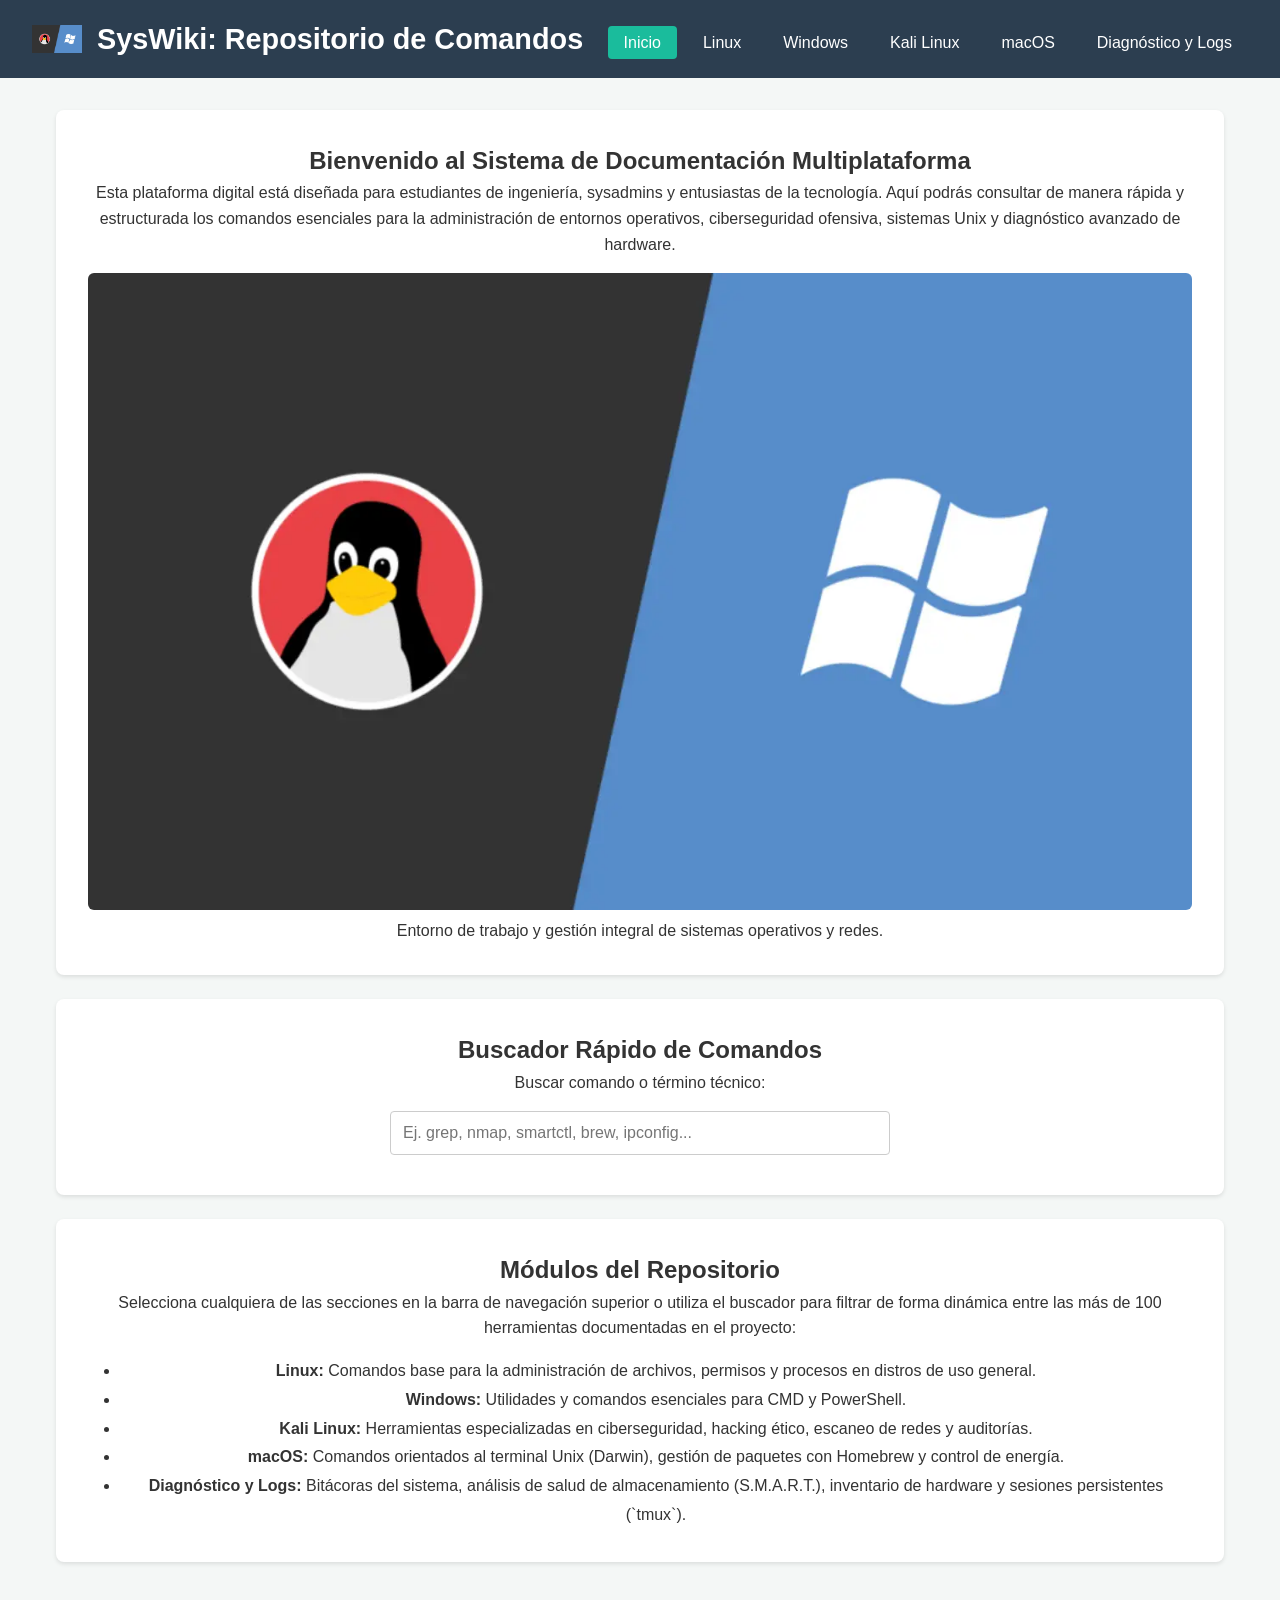
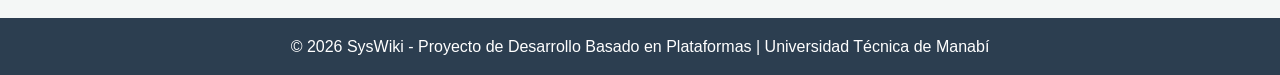
<file: Proyecto_web (1)/Proyecto_web/index.html>
<!DOCTYPE html>
<html lang="es">
<head>
    <meta charset="UTF-8">
    <meta name="viewport" content="width=device-width, initial-scale=1.0">
    <title>SysWiki - Repositorio de Comandos y Sistemas</title>
    <!-- Hoja de estilos externa -->
    <link rel="stylesheet" href="css/styles.css">
    <link rel="icon" href="img/lupa 2.jpg" type="image/jpeg">
</head>
<body>

    <!-- Encabezado principal del sitio -->
    <header>
        <div class="logo-container">
            <img src="img/linuxwindows.webp" alt="Logo SysWiki" class="logo-img">
            <h1>SysWiki: Repositorio de Comandos</h1>
        </div>
        <!-- Barra de navegación semántica actualizada con las 6 vistas del proyecto -->
        <nav>
            <ul>
                <li><a href="index.html" class="active">Inicio</a></li>
                <li><a href="linux.html">Linux</a></li>
                <li><a href="windows.html">Windows</a></li>
                <li><a href="kali.html">Kali Linux</a></li>
                <li><a href="macos.html">macOS</a></li>
                <li><a href="logs.html">Diagnóstico y Logs</a></li>
            </ul>
        </nav>
    </header>

    <!-- Contenido principal de la página de bienvenida -->
    <main>
        <section class="hero-section">
            <h2>Bienvenido al Sistema de Documentación Multiplataforma</h2>
            <p>Esta plataforma digital está diseñada para estudiantes de ingeniería, sysadmins y entusiastas de la tecnología. Aquí podrás consultar de manera rápida y estructurada los comandos esenciales para la administración de entornos operativos, ciberseguridad ofensiva, sistemas Unix y diagnóstico avanzado de hardware.</p>
            
            <!-- Imagen decorativa con su respectivo texto alternativo (Accesibilidad WCAG) -->
            <figure>
                <img src="img/linuxwindows.webp" alt="Vista general del espacio de trabajo técnico y desarrollo de sistemas">
                <figcaption>Entorno de trabajo y gestión integral de sistemas operativos y redes.</figcaption>
            </figure>
        </section>

        <!-- Sección del Formulario interactivo de búsqueda global -->
        <section class="search-section">
            <h2>Buscador Rápido de Comandos</h2>
            <form id="search-form" action="#" method="GET">
                <label for="search-input">Buscar comando o término técnico:</label>
                <div class="search-box">
                    <input type="text" id="search-input" name="q" placeholder="Ej. grep, nmap, smartctl, brew, ipconfig..." required>
                </div>
            </form>
        </section>

        <!-- Sección de acceso directo a los módulos especializados -->
        <section class="table-section">
            <h2>Módulos del Repositorio</h2>
            <p>Selecciona cualquiera de las secciones en la barra de navegación superior o utiliza el buscador para filtrar de forma dinámica entre las más de 100 herramientas documentadas en el proyecto:</p>
            <ul style="list-style-type: disc; margin-left: 2rem; margin-top: 1rem; line-height: 1.8;">
                <li><strong>Linux:</strong> Comandos base para la administración de archivos, permisos y procesos en distros de uso general.</li>
                <li><strong>Windows:</strong> Utilidades y comandos esenciales para CMD y PowerShell.</li>
                <li><strong>Kali Linux:</strong> Herramientas especializadas en ciberseguridad, hacking ético, escaneo de redes y auditorías.</li>
                <li><strong>macOS:</strong> Comandos orientados al terminal Unix (Darwin), gestión de paquetes con Homebrew y control de energía.</li>
                <li><strong>Diagnóstico y Logs:</strong> Bitácoras del sistema, análisis de salud de almacenamiento (S.M.A.R.T.), inventario de hardware y sesiones persistentes (`tmux`).</li>
            </ul>
        </section>
    </main>

    <!-- Pie de página -->
    <footer>
        <p>&copy; 2026 SysWiki - Proyecto de Desarrollo Basado en Plataformas | Universidad Técnica de Manabí</p>
    </footer>

    <!-- Script externo al final del body para una carga fluida -->
    <script src="js/codigo.js"></script>
</body>
</html>
</file>
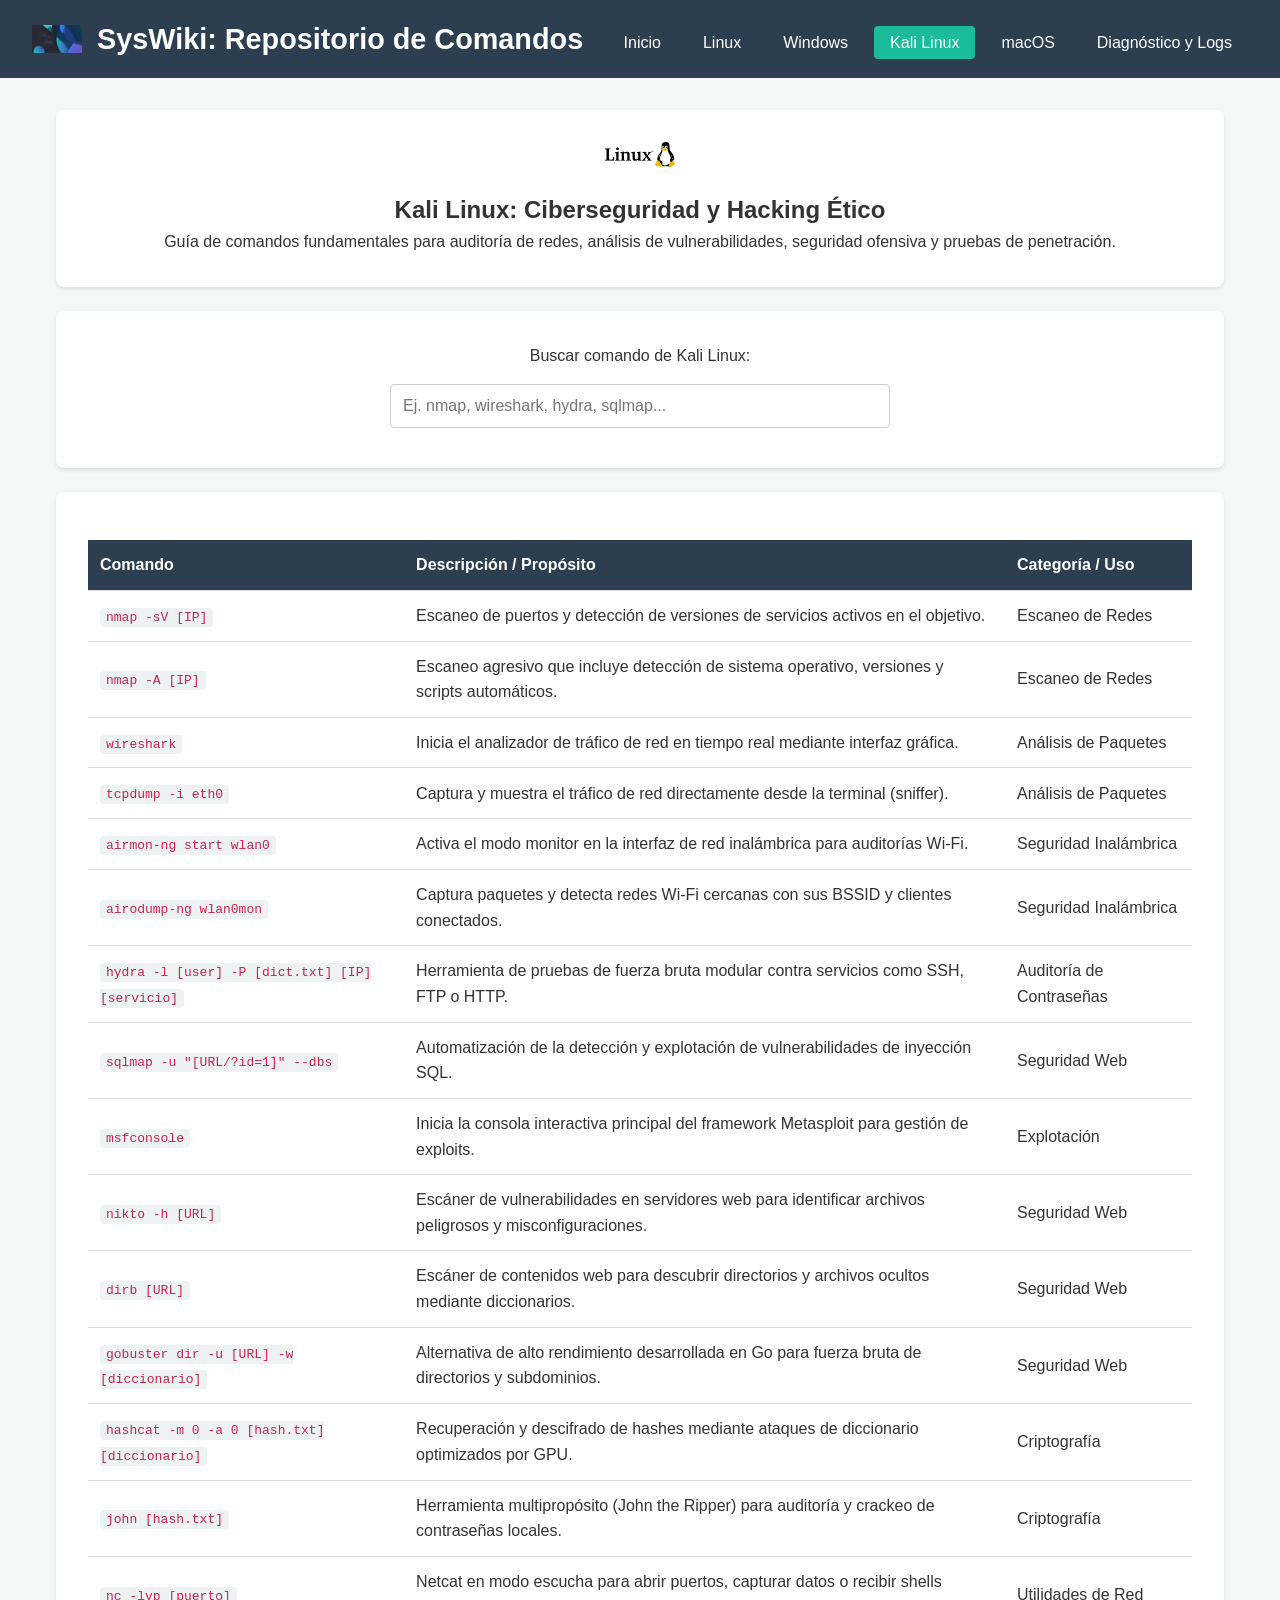
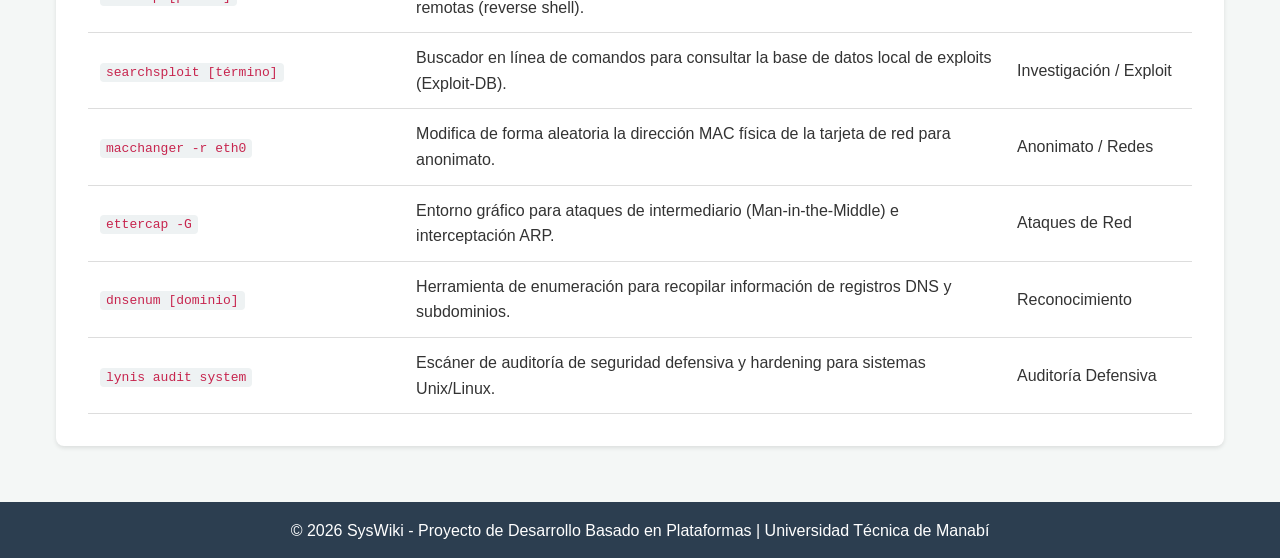
<file: Proyecto_web (1)/Proyecto_web/kali.html>
<!DOCTYPE html>
<html lang="es">
<head>
    <meta charset="UTF-8">
    <meta name="viewport" content="width=device-width, initial-scale=1.0">
    <title>SysWiki - Kali Linux</title>
    <link rel="stylesheet" href="css/styles.css">
    <link rel="icon" href="img/lupa 2.jpg" type="image/jpeg">
</head>
<body>

    <header>
        <div class="logo-container">
            <img src="img/kali Logo.png" alt="Logo SysWiki" class="logo-img">
            <h1>SysWiki: Repositorio de Comandos</h1>
        </div>
        <nav>
            <ul>
                <li><a href="index.html">Inicio</a></li>
                <li><a href="linux.html">Linux</a></li>
                <li><a href="windows.html">Windows</a></li>
                <li><a href="kali.html" class="active">Kali Linux</a></li>
                <li><a href="macos.html">macOS</a></li>
                <li><a href="logs.html">Diagnóstico y Logs</a></li>
            </ul>
        </nav>
    </header>

    <main>
        <section class="hero-section">
            <img src="img/logo linux.png" alt="Logo Kali Linux" class="os-logo">
            <h2>Kali Linux: Ciberseguridad y Hacking Ético</h2>
            <p>Guía de comandos fundamentales para auditoría de redes, análisis de vulnerabilidades, seguridad ofensiva y pruebas de penetración.</p>
        </section>

        <section class="search-section">
            <form id="search-form">
                <label for="search-input">Buscar comando de Kali Linux:</label>
                <div class="search-box">
                    <input type="text" id="search-input" placeholder="Ej. nmap, wireshark, hydra, sqlmap...">
                </div>
            </form>
        </section>

        <section class="table-section">
            <table class="command-table" id="table-commands">
                <thead>
                    <tr>
                        <th scope="col">Comando</th>
                        <th scope="col">Descripción / Propósito</th>
                        <th scope="col">Categoría / Uso</th>
                    </tr>
                </thead>
                <tbody>
                    <tr>
                        <td><code>nmap -sV [IP]</code></td>
                        <td>Escaneo de puertos y detección de versiones de servicios activos en el objetivo.</td>
                        <td>Escaneo de Redes</td>
                    </tr>
                    <tr>
                        <td><code>nmap -A [IP]</code></td>
                        <td>Escaneo agresivo que incluye detección de sistema operativo, versiones y scripts automáticos.</td>
                        <td>Escaneo de Redes</td>
                    </tr>
                    <tr>
                        <td><code>wireshark</code></td>
                        <td>Inicia el analizador de tráfico de red en tiempo real mediante interfaz gráfica.</td>
                        <td>Análisis de Paquetes</td>
                    </tr>
                    <tr>
                        <td><code>tcpdump -i eth0</code></td>
                        <td>Captura y muestra el tráfico de red directamente desde la terminal (sniffer).</td>
                        <td>Análisis de Paquetes</td>
                    </tr>
                    <tr>
                        <td><code>airmon-ng start wlan0</code></td>
                        <td>Activa el modo monitor en la interfaz de red inalámbrica para auditorías Wi-Fi.</td>
                        <td>Seguridad Inalámbrica</td>
                    </tr>
                    <tr>
                        <td><code>airodump-ng wlan0mon</code></td>
                        <td>Captura paquetes y detecta redes Wi-Fi cercanas con sus BSSID y clientes conectados.</td>
                        <td>Seguridad Inalámbrica</td>
                    </tr>
                    <tr>
                        <td><code>hydra -l [user] -P [dict.txt] [IP] [servicio]</code></td>
                        <td>Herramienta de pruebas de fuerza bruta modular contra servicios como SSH, FTP o HTTP.</td>
                        <td>Auditoría de Contraseñas</td>
                    </tr>
                    <tr>
                        <td><code>sqlmap -u "[URL/?id=1]" --dbs</code></td>
                        <td>Automatización de la detección y explotación de vulnerabilidades de inyección SQL.</td>
                        <td>Seguridad Web</td>
                    </tr>
                    <tr>
                        <td><code>msfconsole</code></td>
                        <td>Inicia la consola interactiva principal del framework Metasploit para gestión de exploits.</td>
                        <td>Explotación</td>
                    </tr>
                    <tr>
                        <td><code>nikto -h [URL]</code></td>
                        <td>Escáner de vulnerabilidades en servidores web para identificar archivos peligrosos y misconfiguraciones.</td>
                        <td>Seguridad Web</td>
                    </tr>
                    <tr>
                        <td><code>dirb [URL]</code></td>
                        <td>Escáner de contenidos web para descubrir directorios y archivos ocultos mediante diccionarios.</td>
                        <td>Seguridad Web</td>
                    </tr>
                    <tr>
                        <td><code>gobuster dir -u [URL] -w [diccionario]</code></td>
                        <td>Alternativa de alto rendimiento desarrollada en Go para fuerza bruta de directorios y subdominios.</td>
                        <td>Seguridad Web</td>
                    </tr>
                    <tr>
                        <td><code>hashcat -m 0 -a 0 [hash.txt] [diccionario]</code></td>
                        <td>Recuperación y descifrado de hashes mediante ataques de diccionario optimizados por GPU.</td>
                        <td>Criptografía</td>
                    </tr>
                    <tr>
                        <td><code>john [hash.txt]</code></td>
                        <td>Herramienta multipropósito (John the Ripper) para auditoría y crackeo de contraseñas locales.</td>
                        <td>Criptografía</td>
                    </tr>
                    <tr>
                        <td><code>nc -lvp [puerto]</code></td>
                        <td>Netcat en modo escucha para abrir puertos, capturar datos o recibir shells remotas (reverse shell).</td>
                        <td>Utilidades de Red</td>
                    </tr>
                    <tr>
                        <td><code>searchsploit [término]</code></td>
                        <td>Buscador en línea de comandos para consultar la base de datos local de exploits (Exploit-DB).</td>
                        <td>Investigación / Exploit</td>
                    </tr>
                    <tr>
                        <td><code>macchanger -r eth0</code></td>
                        <td>Modifica de forma aleatoria la dirección MAC física de la tarjeta de red para anonimato.</td>
                        <td>Anonimato / Redes</td>
                    </tr>
                    <tr>
                        <td><code>ettercap -G</code></td>
                        <td>Entorno gráfico para ataques de intermediario (Man-in-the-Middle) e interceptación ARP.</td>
                        <td>Ataques de Red</td>
                    </tr>
                    <tr>
                        <td><code>dnsenum [dominio]</code></td>
                        <td>Herramienta de enumeración para recopilar información de registros DNS y subdominios.</td>
                        <td>Reconocimiento</td>
                    </tr>
                    <tr>
                        <td><code>lynis audit system</code></td>
                        <td>Escáner de auditoría de seguridad defensiva y hardening para sistemas Unix/Linux.</td>
                        <td>Auditoría Defensiva</td>
                    </tr>
                </tbody>
            </table>
        </section>
    </main>

    <footer>
        <p>&copy; 2026 SysWiki - Proyecto de Desarrollo Basado en Plataformas | Universidad Técnica de Manabí</p>
    </footer>

    <script src="js/codigo.js"></script>
</body>
</html>
</file>
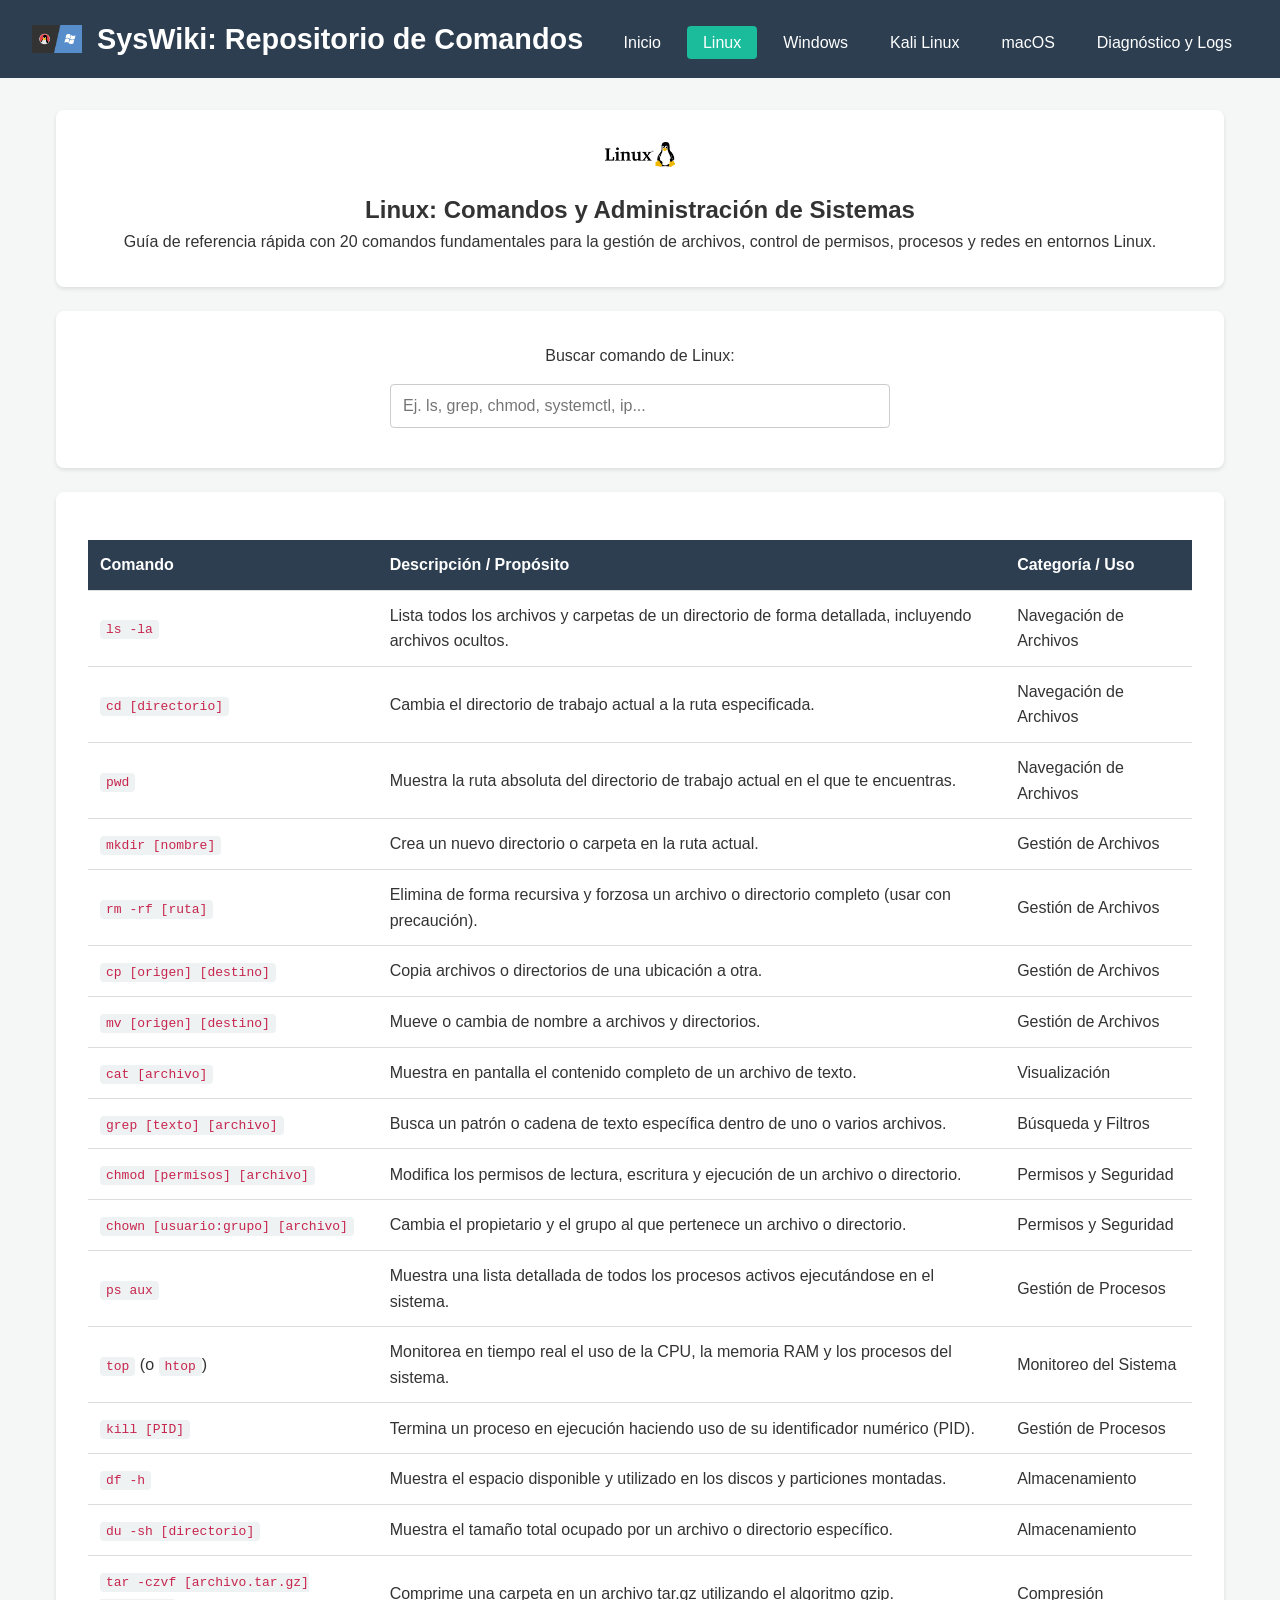
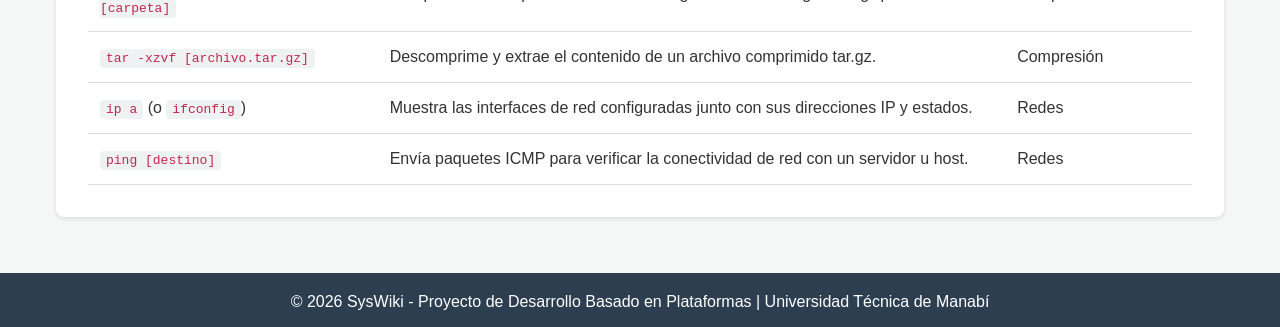
<file: Proyecto_web (1)/Proyecto_web/linux.html>
<!DOCTYPE html>
<html lang="es">
<head>
    <meta charset="UTF-8">
    <meta name="viewport" content="width=device-width, initial-scale=1.0">
    <title>SysWiki - Linux</title>
    <link rel="stylesheet" href="css/styles.css">
    <link rel="icon" href="img/lupa 2.jpg" type="image/jpeg">
</head>
<body>

    <header>
        <div class="logo-container">
            <img src="img/linuxwindows.webp" alt="Logo SysWiki" class="logo-img">
            <h1>SysWiki: Repositorio de Comandos</h1>
        </div>
        <nav>
            <ul>
                <li><a href="index.html">Inicio</a></li>
                <li><a href="linux.html" class="active">Linux</a></li>
                <li><a href="windows.html">Windows</a></li>
                <li><a href="kali.html">Kali Linux</a></li>
                <li><a href="macos.html">macOS</a></li>
                <li><a href="logs.html">Diagnóstico y Logs</a></li>
            </ul>
        </nav>
    </header>

    <main>
        <section class="hero-section">
            <img src="img/logo linux.png" alt="Logo Linux" class="os-logo">
            <h2>Linux: Comandos y Administración de Sistemas</h2>
            <p>Guía de referencia rápida con 20 comandos fundamentales para la gestión de archivos, control de permisos, procesos y redes en entornos Linux.</p>
        </section>

        <section class="search-section">
            <form id="search-form">
                <label for="search-input">Buscar comando de Linux:</label>
                <div class="search-box">
                    <input type="text" id="search-input" placeholder="Ej. ls, grep, chmod, systemctl, ip...">
                </div>
            </form>
        </section>

        <section class="table-section">
            <table class="command-table" id="table-commands">
                <thead>
                    <tr>
                        <th scope="col">Comando</th>
                        <th scope="col">Descripción / Propósito</th>
                        <th scope="col">Categoría / Uso</th>
                    </tr>
                </thead>
                <tbody>
                    <tr>
                        <td><code>ls -la</code></td>
                        <td>Lista todos los archivos y carpetas de un directorio de forma detallada, incluyendo archivos ocultos.</td>
                        <td>Navegación de Archivos</td>
                    </tr>
                    <tr>
                        <td><code>cd [directorio]</code></td>
                        <td>Cambia el directorio de trabajo actual a la ruta especificada.</td>
                        <td>Navegación de Archivos</td>
                    </tr>
                    <tr>
                        <td><code>pwd</code></td>
                        <td>Muestra la ruta absoluta del directorio de trabajo actual en el que te encuentras.</td>
                        <td>Navegación de Archivos</td>
                    </tr>
                    <tr>
                        <td><code>mkdir [nombre]</code></td>
                        <td>Crea un nuevo directorio o carpeta en la ruta actual.</td>
                        <td>Gestión de Archivos</td>
                    </tr>
                    <tr>
                        <td><code>rm -rf [ruta]</code></td>
                        <td>Elimina de forma recursiva y forzosa un archivo o directorio completo (usar con precaución).</td>
                        <td>Gestión de Archivos</td>
                    </tr>
                    <tr>
                        <td><code>cp [origen] [destino]</code></td>
                        <td>Copia archivos o directorios de una ubicación a otra.</td>
                        <td>Gestión de Archivos</td>
                    </tr>
                    <tr>
                        <td><code>mv [origen] [destino]</code></td>
                        <td>Mueve o cambia de nombre a archivos y directorios.</td>
                        <td>Gestión de Archivos</td>
                    </tr>
                    <tr>
                        <td><code>cat [archivo]</code></td>
                        <td>Muestra en pantalla el contenido completo de un archivo de texto.</td>
                        <td>Visualización</td>
                    </tr>
                    <tr>
                        <td><code>grep [texto] [archivo]</code></td>
                        <td>Busca un patrón o cadena de texto específica dentro de uno o varios archivos.</td>
                        <td>Búsqueda y Filtros</td>
                    </tr>
                    <tr>
                        <td><code>chmod [permisos] [archivo]</code></td>
                        <td>Modifica los permisos de lectura, escritura y ejecución de un archivo o directorio.</td>
                        <td>Permisos y Seguridad</td>
                    </tr>
                    <tr>
                        <td><code>chown [usuario:grupo] [archivo]</code></td>
                        <td>Cambia el propietario y el grupo al que pertenece un archivo o directorio.</td>
                        <td>Permisos y Seguridad</td>
                    </tr>
                    <tr>
                        <td><code>ps aux</code></td>
                        <td>Muestra una lista detallada de todos los procesos activos ejecutándose en el sistema.</td>
                        <td>Gestión de Procesos</td>
                    </tr>
                    <tr>
                        <td><code>top</code> (o <code>htop</code>)</td>
                        <td>Monitorea en tiempo real el uso de la CPU, la memoria RAM y los procesos del sistema.</td>
                        <td>Monitoreo del Sistema</td>
                    </tr>
                    <tr>
                        <td><code>kill [PID]</code></td>
                        <td>Termina un proceso en ejecución haciendo uso de su identificador numérico (PID).</td>
                        <td>Gestión de Procesos</td>
                    </tr>
                    <tr>
                        <td><code>df -h</code></td>
                        <td>Muestra el espacio disponible y utilizado en los discos y particiones montadas.</td>
                        <td>Almacenamiento</td>
                    </tr>
                    <tr>
                        <td><code>du -sh [directorio]</code></td>
                        <td>Muestra el tamaño total ocupado por un archivo o directorio específico.</td>
                        <td>Almacenamiento</td>
                    </tr>
                    <tr>
                        <td><code>tar -czvf [archivo.tar.gz] [carpeta]</code></td>
                        <td>Comprime una carpeta en un archivo tar.gz utilizando el algoritmo gzip.</td>
                        <td>Compresión</td>
                    </tr>
                    <tr>
                        <td><code>tar -xzvf [archivo.tar.gz]</code></td>
                        <td>Descomprime y extrae el contenido de un archivo comprimido tar.gz.</td>
                        <td>Compresión</td>
                    </tr>
                    <tr>
                        <td><code>ip a</code> (o <code>ifconfig</code>)</td>
                        <td>Muestra las interfaces de red configuradas junto con sus direcciones IP y estados.</td>
                        <td>Redes</td>
                    </tr>
                    <tr>
                        <td><code>ping [destino]</code></td>
                        <td>Envía paquetes ICMP para verificar la conectividad de red con un servidor u host.</td>
                        <td>Redes</td>
                    </tr>
                </tbody>
            </table>
        </section>
    </main>

    <footer>
        <p>&copy; 2026 SysWiki - Proyecto de Desarrollo Basado en Plataformas | Universidad Técnica de Manabí</p>
    </footer>

    <script src="js/codigo.js"></script>
</body>
</html>
</file>
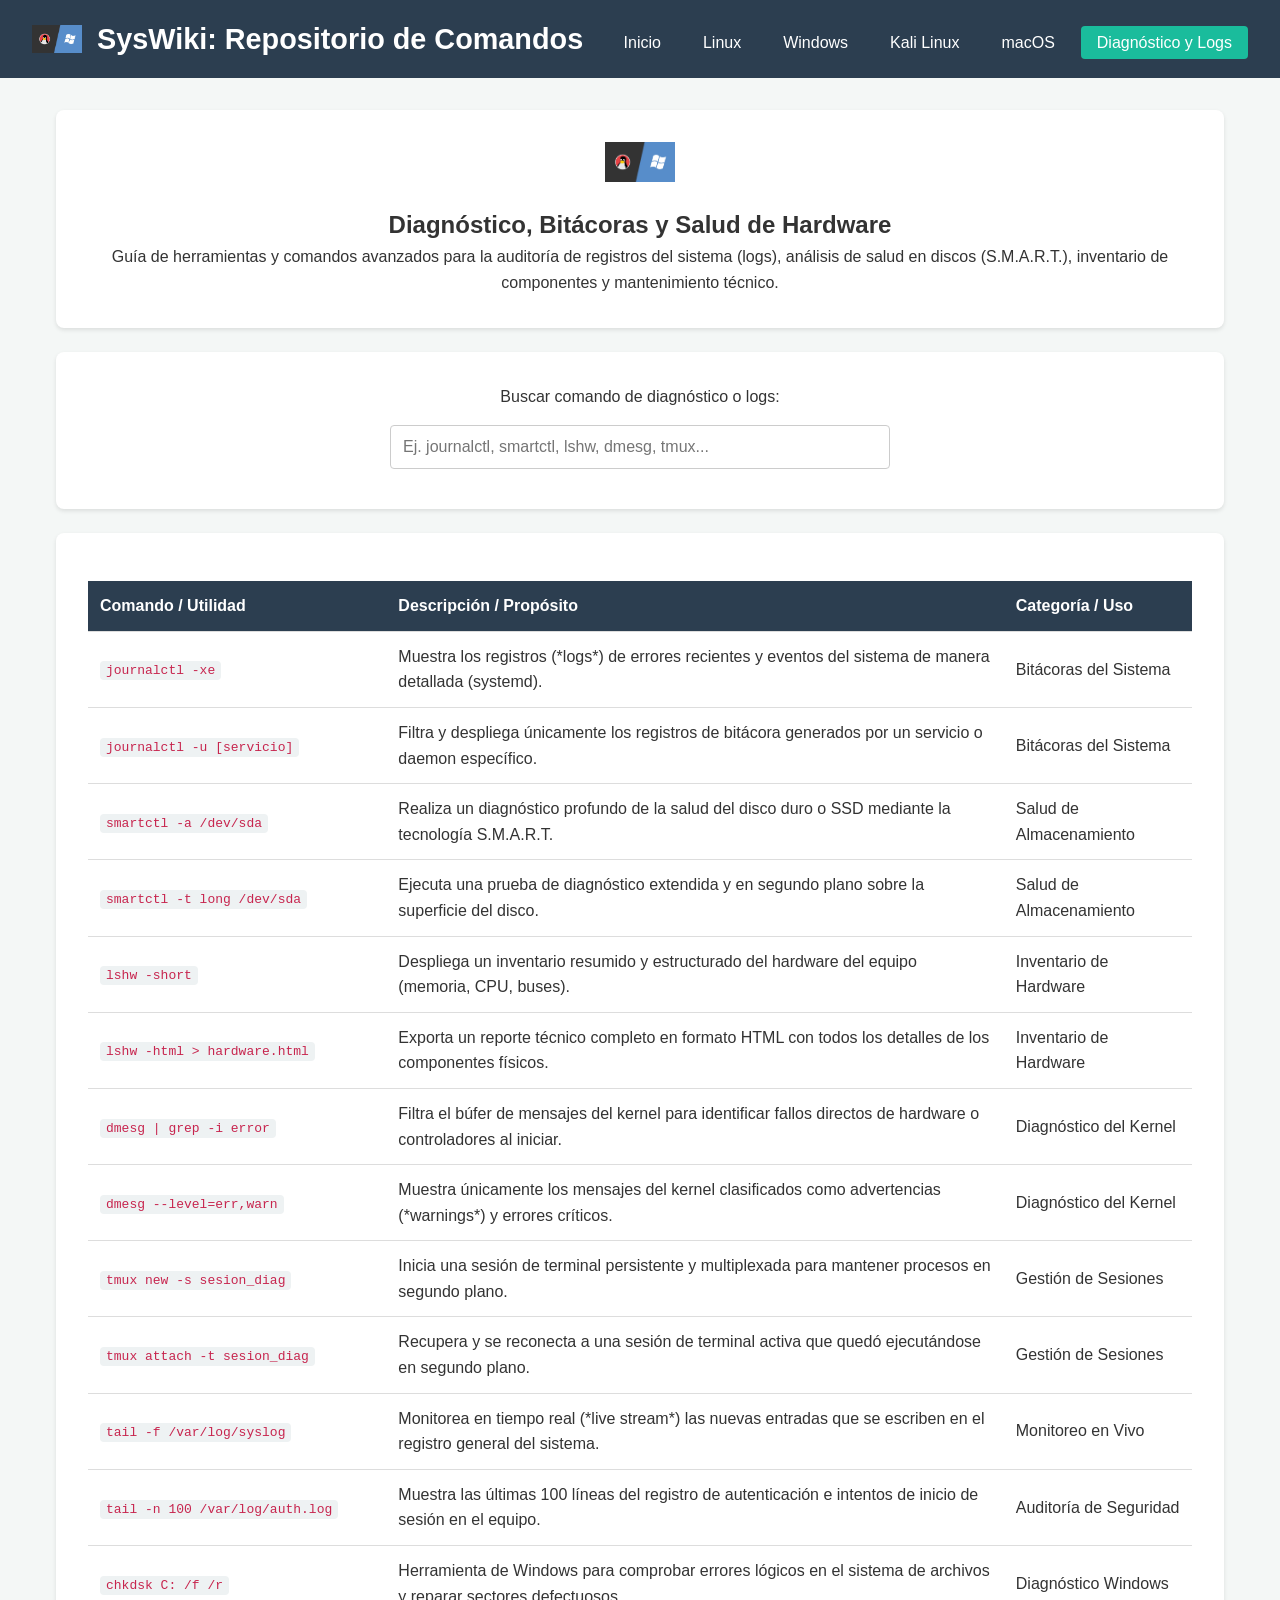
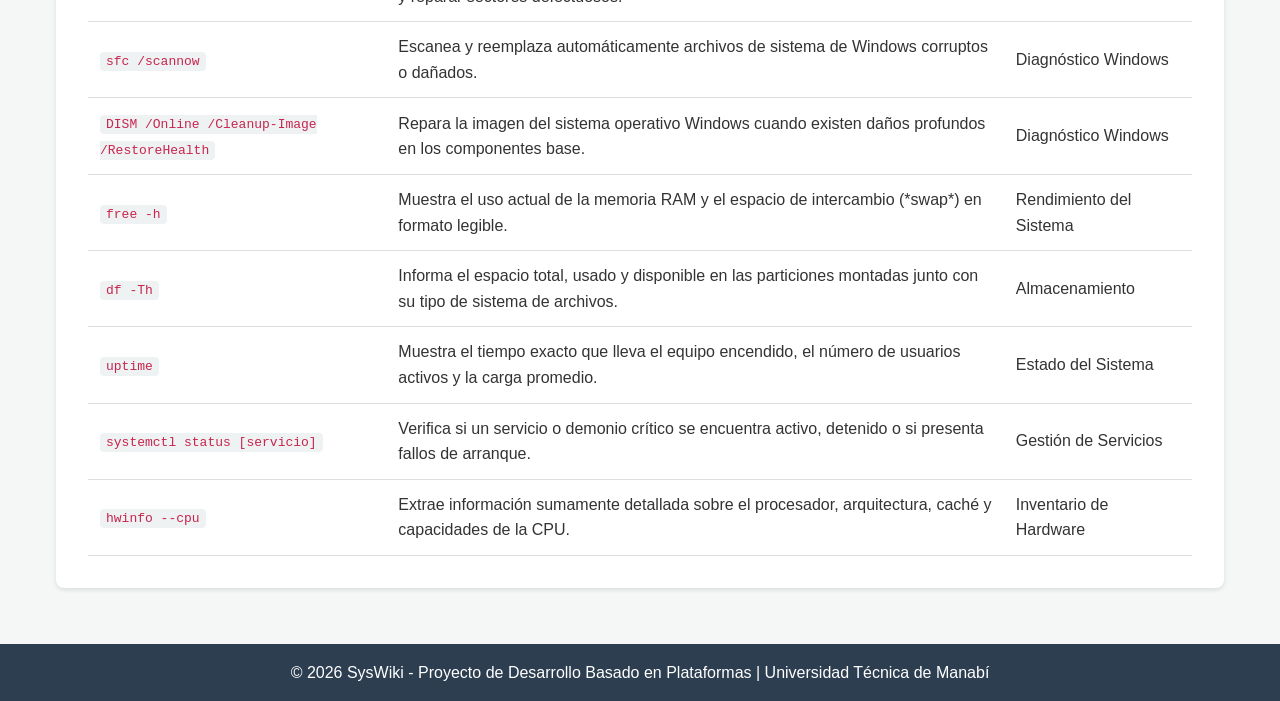
<file: Proyecto_web (1)/Proyecto_web/logs.html>
<!DOCTYPE html>
<html lang="es">
<head>
    <meta charset="UTF-8">
    <meta name="viewport" content="width=device-width, initial-scale=1.0">
    <title>SysWiki - Diagnóstico y Logs</title>
    <link rel="stylesheet" href="css/styles.css">
    <link rel="icon" href="img/lupa 2.jpg" type="image/jpeg">
</head>
<body>

    <header>
        <div class="logo-container">
            <img src="img/linuxwindows.webp" alt="Logo SysWiki" class="logo-img">
            <h1>SysWiki: Repositorio de Comandos</h1>
        </div>
        <nav>
            <ul>
                <li><a href="index.html">Inicio</a></li>
                <li><a href="linux.html">Linux</a></li>
                <li><a href="windows.html">Windows</a></li>
                <li><a href="kali.html">Kali Linux</a></li>
                <li><a href="macos.html">macOS</a></li>
                <li><a href="logs.html" class="active">Diagnóstico y Logs</a></li>
            </ul>
        </nav>
    </header>

    <main>
        <section class="hero-section">
            <img src="img/linuxwindows.webp" alt="Logo Diagnóstico y Bitácoras" class="os-logo" style="max-width: 70px;">
            <h2>Diagnóstico, Bitácoras y Salud de Hardware</h2>
            <p>Guía de herramientas y comandos avanzados para la auditoría de registros del sistema (logs), análisis de salud en discos (S.M.A.R.T.), inventario de componentes y mantenimiento técnico.</p>
        </section>

        <section class="search-section">
            <form id="search-form">
                <label for="search-input">Buscar comando de diagnóstico o logs:</label>
                <div class="search-box">
                    <input type="text" id="search-input" placeholder="Ej. journalctl, smartctl, lshw, dmesg, tmux...">
                </div>
            </form>
        </section>

        <section class="table-section">
            <table class="command-table" id="table-commands">
                <thead>
                    <tr>
                        <th scope="col">Comando / Utilidad</th>
                        <th scope="col">Descripción / Propósito</th>
                        <th scope="col">Categoría / Uso</th>
                    </tr>
                </thead>
                <tbody>
                    <tr>
                        <td><code>journalctl -xe</code></td>
                        <td>Muestra los registros (*logs*) de errores recientes y eventos del sistema de manera detallada (systemd).</td>
                        <td>Bitácoras del Sistema</td>
                    </tr>
                    <tr>
                        <td><code>journalctl -u [servicio]</code></td>
                        <td>Filtra y despliega únicamente los registros de bitácora generados por un servicio o daemon específico.</td>
                        <td>Bitácoras del Sistema</td>
                    </tr>
                    <tr>
                        <td><code>smartctl -a /dev/sda</code></td>
                        <td>Realiza un diagnóstico profundo de la salud del disco duro o SSD mediante la tecnología S.M.A.R.T.</td>
                        <td>Salud de Almacenamiento</td>
                    </tr>
                    <tr>
                        <td><code>smartctl -t long /dev/sda</code></td>
                        <td>Ejecuta una prueba de diagnóstico extendida y en segundo plano sobre la superficie del disco.</td>
                        <td>Salud de Almacenamiento</td>
                    </tr>
                    <tr>
                        <td><code>lshw -short</code></td>
                        <td>Despliega un inventario resumido y estructurado del hardware del equipo (memoria, CPU, buses).</td>
                        <td>Inventario de Hardware</td>
                    </tr>
                    <tr>
                        <td><code>lshw -html > hardware.html</code></td>
                        <td>Exporta un reporte técnico completo en formato HTML con todos los detalles de los componentes físicos.</td>
                        <td>Inventario de Hardware</td>
                    </tr>
                    <tr>
                        <td><code>dmesg | grep -i error</code></td>
                        <td>Filtra el búfer de mensajes del kernel para identificar fallos directos de hardware o controladores al iniciar.</td>
                        <td>Diagnóstico del Kernel</td>
                    </tr>
                    <tr>
                        <td><code>dmesg --level=err,warn</code></td>
                        <td>Muestra únicamente los mensajes del kernel clasificados como advertencias (*warnings*) y errores críticos.</td>
                        <td>Diagnóstico del Kernel</td>
                    </tr>
                    <tr>
                        <td><code>tmux new -s sesion_diag</code></td>
                        <td>Inicia una sesión de terminal persistente y multiplexada para mantener procesos en segundo plano.</td>
                        <td>Gestión de Sesiones</td>
                    </tr>
                    <tr>
                        <td><code>tmux attach -t sesion_diag</code></td>
                        <td>Recupera y se reconecta a una sesión de terminal activa que quedó ejecutándose en segundo plano.</td>
                        <td>Gestión de Sesiones</td>
                    </tr>
                    <tr>
                        <td><code>tail -f /var/log/syslog</code></td>
                        <td>Monitorea en tiempo real (*live stream*) las nuevas entradas que se escriben en el registro general del sistema.</td>
                        <td>Monitoreo en Vivo</td>
                    </tr>
                    <tr>
                        <td><code>tail -n 100 /var/log/auth.log</code></td>
                        <td>Muestra las últimas 100 líneas del registro de autenticación e intentos de inicio de sesión en el equipo.</td>
                        <td>Auditoría de Seguridad</td>
                    </tr>
                    <tr>
                        <td><code>chkdsk C: /f /r</code></td>
                        <td>Herramienta de Windows para comprobar errores lógicos en el sistema de archivos y reparar sectores defectuosos.</td>
                        <td>Diagnóstico Windows</td>
                    </tr>
                    <tr>
                        <td><code>sfc /scannow</code></td>
                        <td>Escanea y reemplaza automáticamente archivos de sistema de Windows corruptos o dañados.</td>
                        <td>Diagnóstico Windows</td>
                    </tr>
                    <tr>
                        <td><code>DISM /Online /Cleanup-Image /RestoreHealth</code></td>
                        <td>Repara la imagen del sistema operativo Windows cuando existen daños profundos en los componentes base.</td>
                        <td>Diagnóstico Windows</td>
                    </tr>
                    <tr>
                        <td><code>free -h</code></td>
                        <td>Muestra el uso actual de la memoria RAM y el espacio de intercambio (*swap*) en formato legible.</td>
                        <td>Rendimiento del Sistema</td>
                    </tr>
                    <tr>
                        <td><code>df -Th</code></td>
                        <td>Informa el espacio total, usado y disponible en las particiones montadas junto con su tipo de sistema de archivos.</td>
                        <td>Almacenamiento</td>
                    </tr>
                    <tr>
                        <td><code>uptime</code></td>
                        <td>Muestra el tiempo exacto que lleva el equipo encendido, el número de usuarios activos y la carga promedio.</td>
                        <td>Estado del Sistema</td>
                    </tr>
                    <tr>
                        <td><code>systemctl status [servicio]</code></td>
                        <td>Verifica si un servicio o demonio crítico se encuentra activo, detenido o si presenta fallos de arranque.</td>
                        <td>Gestión de Servicios</td>
                    </tr>
                    <tr>
                        <td><code>hwinfo --cpu</code></td>
                        <td>Extrae información sumamente detallada sobre el procesador, arquitectura, caché y capacidades de la CPU.</td>
                        <td>Inventario de Hardware</td>
                    </tr>
                </tbody>
            </table>
        </section>
    </main>

    <footer>
        <p>&copy; 2026 SysWiki - Proyecto de Desarrollo Basado en Plataformas | Universidad Técnica de Manabí</p>
    </footer>

    <script src="js/codigo.js"></script>
</body>
</html>
</file>
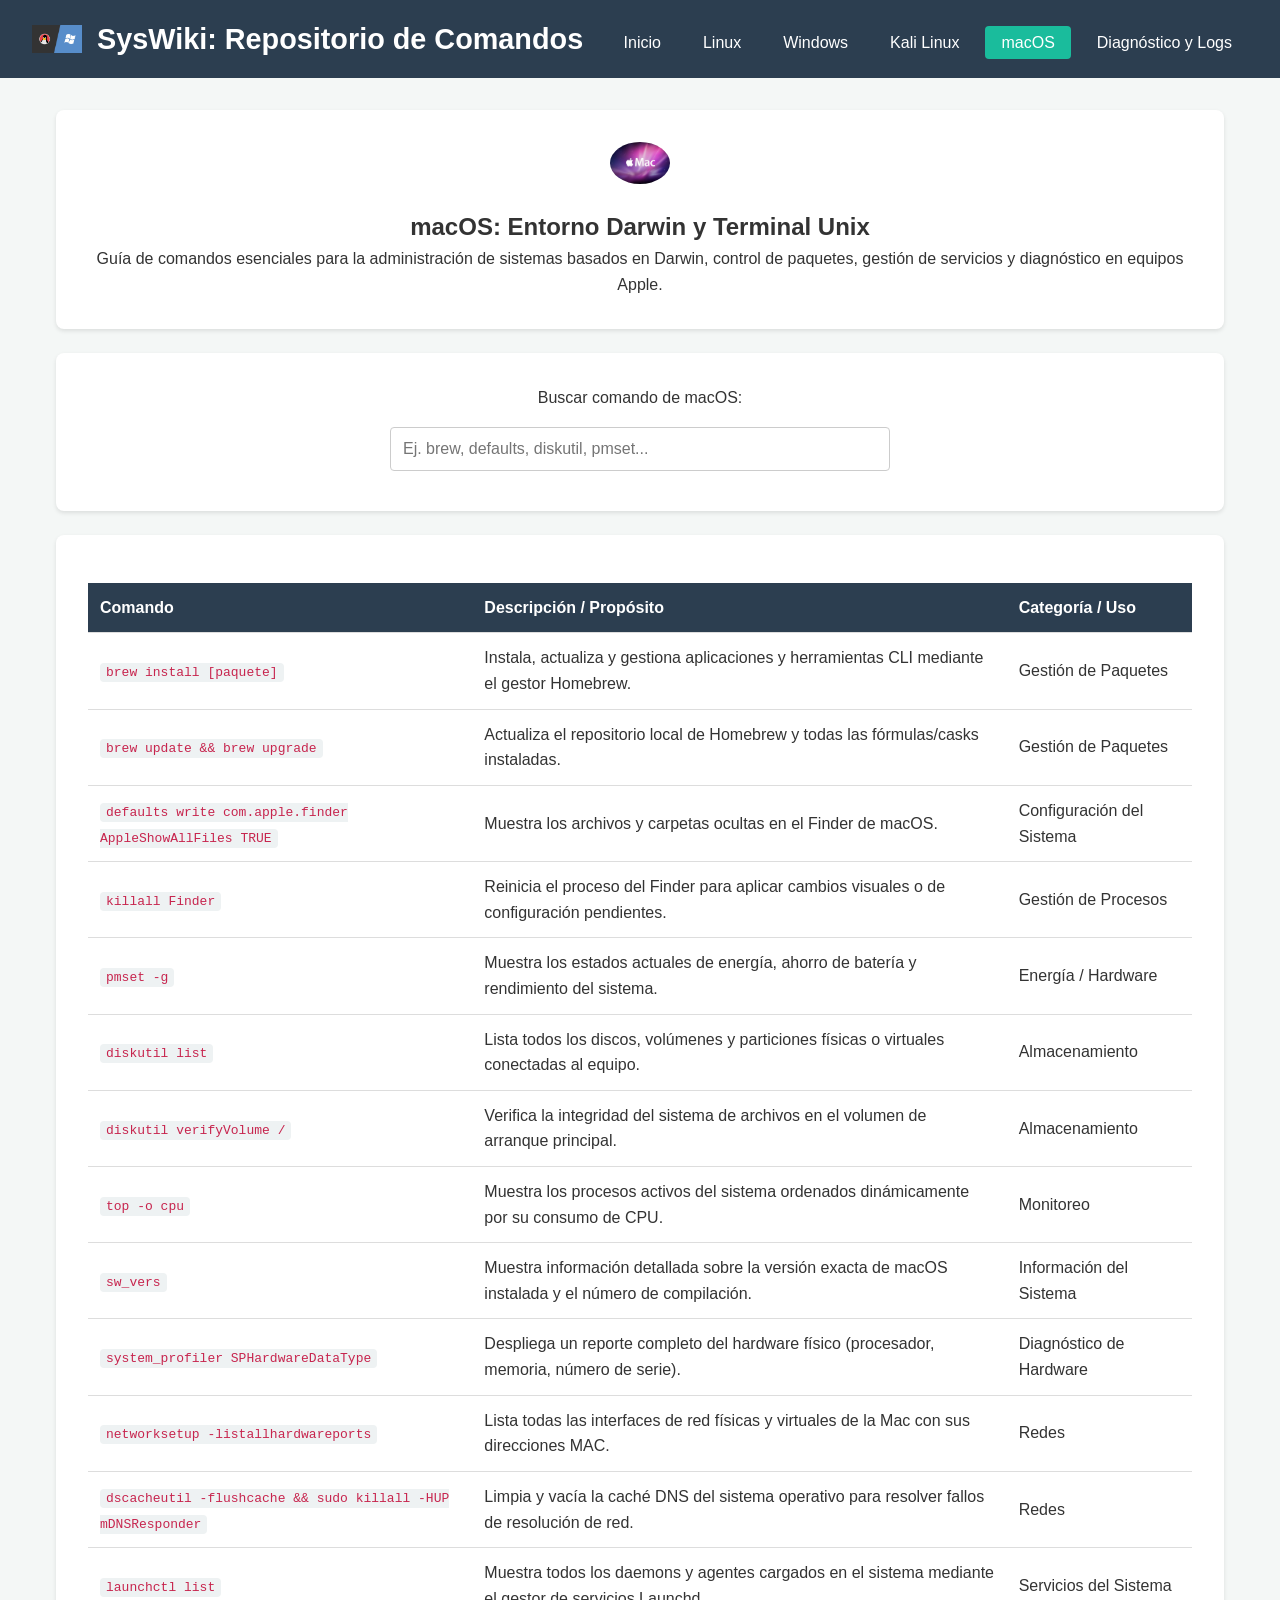
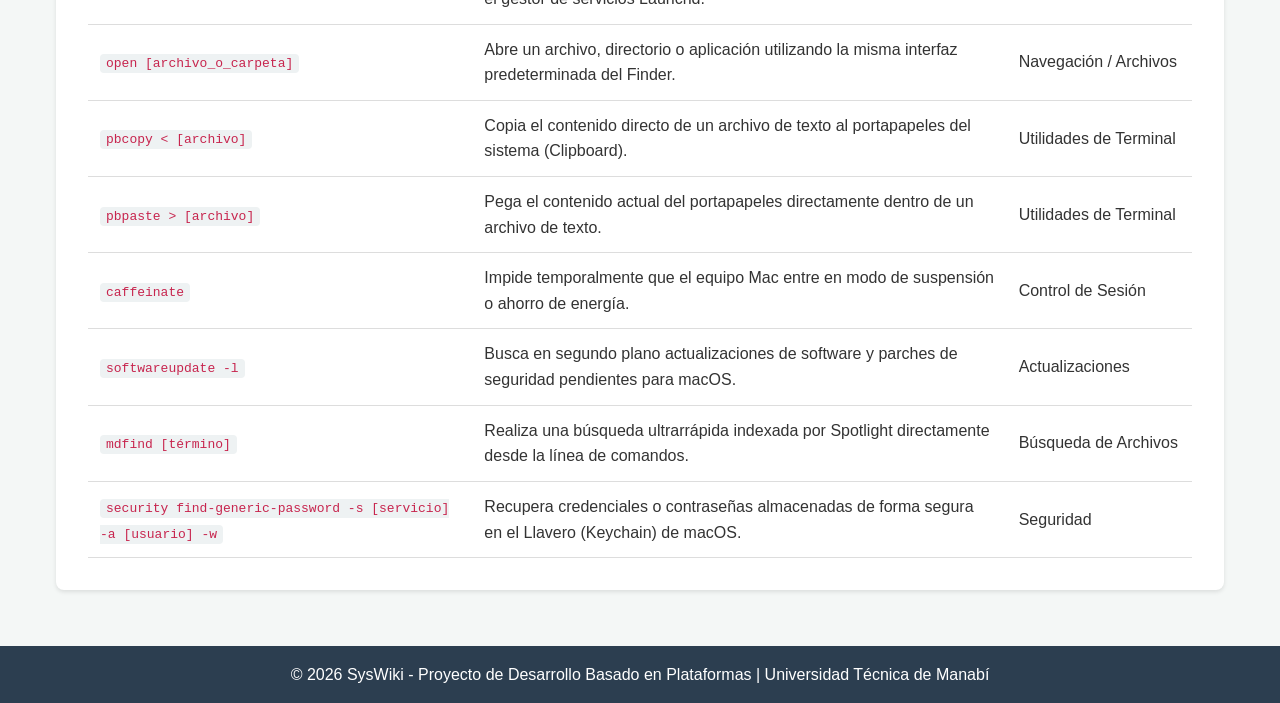
<file: Proyecto_web (1)/Proyecto_web/macos.html>
<!DOCTYPE html>
<html lang="es">
<head>
    <meta charset="UTF-8">
    <meta name="viewport" content="width=device-width, initial-scale=1.0">
    <title>SysWiki - macOS</title>
    <link rel="stylesheet" href="css/styles.css">
    <link rel="icon" href="img/lupa 2.jpg" type="image/jpeg">
</head>
<body>

    <header>
        <div class="logo-container">
            <img src="img/linuxwindows.webp" alt="Logo SysWiki" class="logo-img">
            <h1>SysWiki: Repositorio de Comandos</h1>
        </div>
        <nav>
            <ul>
                <li><a href="index.html">Inicio</a></li>
                <li><a href="linux.html">Linux</a></li>
                <li><a href="windows.html">Windows</a></li>
                <li><a href="kali.html">Kali Linux</a></li>
                <li><a href="macos.html" class="active">macOS</a></li>
                <li><a href="logs.html">Diagnóstico y Logs</a></li>
            </ul>
        </nav>
    </header>

    <main>
        <section class="hero-section">
            <img src="img/Mac OS Logo.jpg" alt="Logo macOS" class="os-logo" style="max-width: 60px; border-radius: 50%;">
            <h2>macOS: Entorno Darwin y Terminal Unix</h2>
            <p>Guía de comandos esenciales para la administración de sistemas basados en Darwin, control de paquetes, gestión de servicios y diagnóstico en equipos Apple.</p>
        </section>

        <section class="search-section">
            <form id="search-form">
                <label for="search-input">Buscar comando de macOS:</label>
                <div class="search-box">
                    <input type="text" id="search-input" placeholder="Ej. brew, defaults, diskutil, pmset...">
                </div>
            </form>
        </section>

        <section class="table-section">
            <table class="command-table" id="table-commands">
                <thead>
                    <tr>
                        <th scope="col">Comando</th>
                        <th scope="col">Descripción / Propósito</th>
                        <th scope="col">Categoría / Uso</th>
                    </tr>
                </thead>
                <tbody>
                    <tr>
                        <td><code>brew install [paquete]</code></td>
                        <td>Instala, actualiza y gestiona aplicaciones y herramientas CLI mediante el gestor Homebrew.</td>
                        <td>Gestión de Paquetes</td>
                    </tr>
                    <tr>
                        <td><code>brew update && brew upgrade</code></td>
                        <td>Actualiza el repositorio local de Homebrew y todas las fórmulas/casks instaladas.</td>
                        <td>Gestión de Paquetes</td>
                    </tr>
                    <tr>
                        <td><code>defaults write com.apple.finder AppleShowAllFiles TRUE</code></td>
                        <td>Muestra los archivos y carpetas ocultas en el Finder de macOS.</td>
                        <td>Configuración del Sistema</td>
                    </tr>
                    <tr>
                        <td><code>killall Finder</code></td>
                        <td>Reinicia el proceso del Finder para aplicar cambios visuales o de configuración pendientes.</td>
                        <td>Gestión de Procesos</td>
                    </tr>
                    <tr>
                        <td><code>pmset -g</code></td>
                        <td>Muestra los estados actuales de energía, ahorro de batería y rendimiento del sistema.</td>
                        <td>Energía / Hardware</td>
                    </tr>
                    <tr>
                        <td><code>diskutil list</code></td>
                        <td>Lista todos los discos, volúmenes y particiones físicas o virtuales conectadas al equipo.</td>
                        <td>Almacenamiento</td>
                    </tr>
                    <tr>
                        <td><code>diskutil verifyVolume /</code></td>
                        <td>Verifica la integridad del sistema de archivos en el volumen de arranque principal.</td>
                        <td>Almacenamiento</td>
                    </tr>
                    <tr>
                        <td><code>top -o cpu</code></td>
                        <td>Muestra los procesos activos del sistema ordenados dinámicamente por su consumo de CPU.</td>
                        <td>Monitoreo</td>
                    </tr>
                    <tr>
                        <td><code>sw_vers</code></td>
                        <td>Muestra información detallada sobre la versión exacta de macOS instalada y el número de compilación.</td>
                        <td>Información del Sistema</td>
                    </tr>
                    <tr>
                        <td><code>system_profiler SPHardwareDataType</code></td>
                        <td>Despliega un reporte completo del hardware físico (procesador, memoria, número de serie).</td>
                        <td>Diagnóstico de Hardware</td>
                    </tr>
                    <tr>
                        <td><code>networksetup -listallhardwareports</code></td>
                        <td>Lista todas las interfaces de red físicas y virtuales de la Mac con sus direcciones MAC.</td>
                        <td>Redes</td>
                    </tr>
                    <tr>
                        <td><code>dscacheutil -flushcache && sudo killall -HUP mDNSResponder</code></td>
                        <td>Limpia y vacía la caché DNS del sistema operativo para resolver fallos de resolución de red.</td>
                        <td>Redes</td>
                    </tr>
                    <tr>
                        <td><code>launchctl list</code></td>
                        <td>Muestra todos los daemons y agentes cargados en el sistema mediante el gestor de servicios Launchd.</td>
                        <td>Servicios del Sistema</td>
                    </tr>
                    <tr>
                        <td><code>open [archivo_o_carpeta]</code></td>
                        <td>Abre un archivo, directorio o aplicación utilizando la misma interfaz predeterminada del Finder.</td>
                        <td>Navegación / Archivos</td>
                    </tr>
                    <tr>
                        <td><code>pbcopy < [archivo]</code></td>
                        <td>Copia el contenido directo de un archivo de texto al portapapeles del sistema (Clipboard).</td>
                        <td>Utilidades de Terminal</td>
                    </tr>
                    <tr>
                        <td><code>pbpaste > [archivo]</code></td>
                        <td>Pega el contenido actual del portapapeles directamente dentro de un archivo de texto.</td>
                        <td>Utilidades de Terminal</td>
                    </tr>
                    <tr>
                        <td><code>caffeinate</code></td>
                        <td>Impide temporalmente que el equipo Mac entre en modo de suspensión o ahorro de energía.</td>
                        <td>Control de Sesión</td>
                    </tr>
                    <tr>
                        <td><code>softwareupdate -l</code></td>
                        <td>Busca en segundo plano actualizaciones de software y parches de seguridad pendientes para macOS.</td>
                        <td>Actualizaciones</td>
                    </tr>
                    <tr>
                        <td><code>mdfind [término]</code></td>
                        <td>Realiza una búsqueda ultrarrápida indexada por Spotlight directamente desde la línea de comandos.</td>
                        <td>Búsqueda de Archivos</td>
                    </tr>
                    <tr>
                        <td><code>security find-generic-password -s [servicio] -a [usuario] -w</code></td>
                        <td>Recupera credenciales o contraseñas almacenadas de forma segura en el Llavero (Keychain) de macOS.</td>
                        <td>Seguridad</td>
                    </tr>
                </tbody>
            </table>
        </section>
    </main>

    <footer>
        <p>&copy; 2026 SysWiki - Proyecto de Desarrollo Basado en Plataformas | Universidad Técnica de Manabí</p>
    </footer>

    <script src="js/codigo.js"></script>
</body>
</html>
</file>
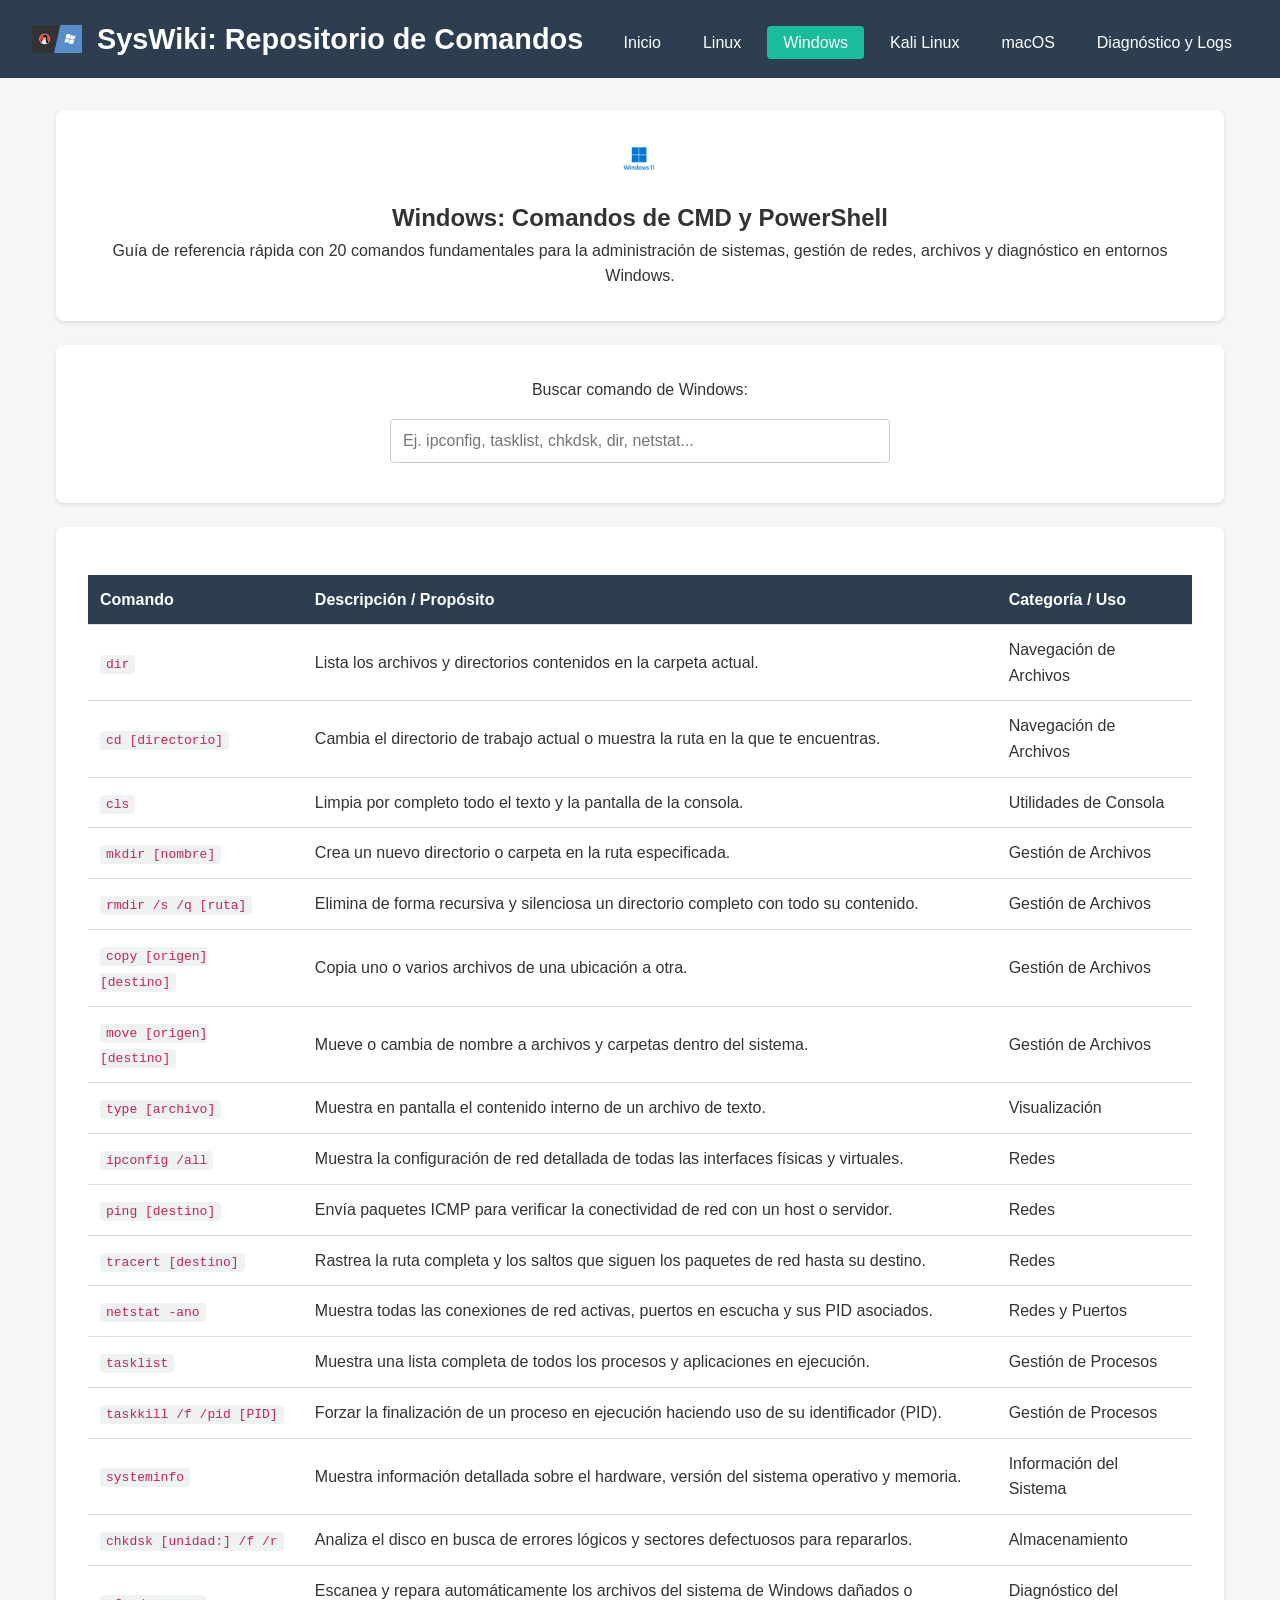
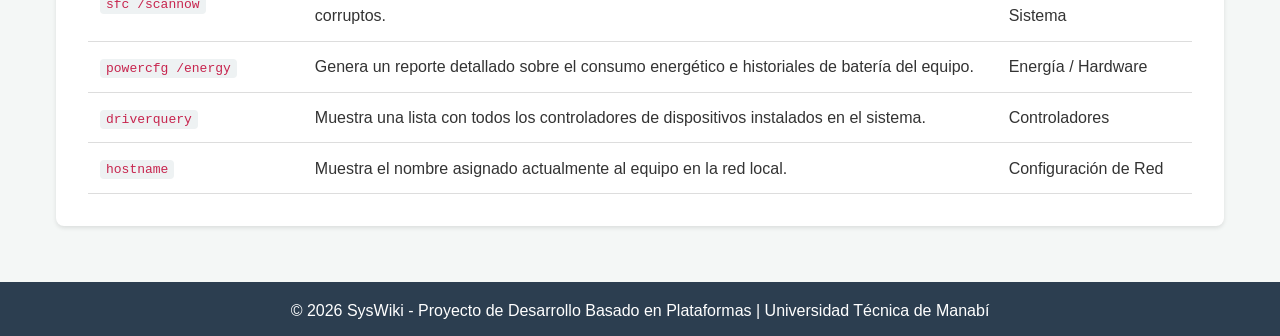
<file: Proyecto_web (1)/Proyecto_web/windows.html>
<!DOCTYPE html>
<html lang="es">
<head>
    <meta charset="UTF-8">
    <meta name="viewport" content="width=device-width, initial-scale=1.0">
    <title>SysWiki - Windows</title>
    <link rel="stylesheet" href="css/styles.css">
    <link rel="icon" href="img/lupa 2.jpg" type="image/jpeg">
</head>
<body>

    <header>
        <div class="logo-container">
            <img src="img/linuxwindows.webp" alt="Logo SysWiki" class="logo-img">
            <h1>SysWiki: Repositorio de Comandos</h1>
        </div>
        <nav>
            <ul>
                <li><a href="index.html">Inicio</a></li>
                <li><a href="linux.html">Linux</a></li>
                <li><a href="windows.html" class="active">Windows</a></li>
                <li><a href="kali.html">Kali Linux</a></li>
                <li><a href="macos.html">macOS</a></li>
                <li><a href="logs.html">Diagnóstico y Logs</a></li>
            </ul>
        </nav>
    </header>

    <main>
        <section class="hero-section">
            <img src="img/logo windows.jpg" alt="Logo Windows" class="os-logo" style="max-width: 60px; border-radius: 4px;">
            <h2>Windows: Comandos de CMD y PowerShell</h2>
            <p>Guía de referencia rápida con 20 comandos fundamentales para la administración de sistemas, gestión de redes, archivos y diagnóstico en entornos Windows.</p>
        </section>

        <section class="search-section">
            <form id="search-form">
                <label for="search-input">Buscar comando de Windows:</label>
                <div class="search-box">
                    <input type="text" id="search-input" placeholder="Ej. ipconfig, tasklist, chkdsk, dir, netstat...">
                </div>
            </form>
        </section>

        <section class="table-section">
            <table class="command-table" id="table-commands">
                <thead>
                    <tr>
                        <th scope="col">Comando</th>
                        <th scope="col">Descripción / Propósito</th>
                        <th scope="col">Categoría / Uso</th>
                    </tr>
                </thead>
                <tbody>
                    <tr>
                        <td><code>dir</code></td>
                        <td>Lista los archivos y directorios contenidos en la carpeta actual.</td>
                        <td>Navegación de Archivos</td>
                    </tr>
                    <tr>
                        <td><code>cd [directorio]</code></td>
                        <td>Cambia el directorio de trabajo actual o muestra la ruta en la que te encuentras.</td>
                        <td>Navegación de Archivos</td>
                    </tr>
                    <tr>
                        <td><code>cls</code></td>
                        <td>Limpia por completo todo el texto y la pantalla de la consola.</td>
                        <td>Utilidades de Consola</td>
                    </tr>
                    <tr>
                        <td><code>mkdir [nombre]</code></td>
                        <td>Crea un nuevo directorio o carpeta en la ruta especificada.</td>
                        <td>Gestión de Archivos</td>
                    </tr>
                    <tr>
                        <td><code>rmdir /s /q [ruta]</code></td>
                        <td>Elimina de forma recursiva y silenciosa un directorio completo con todo su contenido.</td>
                        <td>Gestión de Archivos</td>
                    </tr>
                    <tr>
                        <td><code>copy [origen] [destino]</code></td>
                        <td>Copia uno o varios archivos de una ubicación a otra.</td>
                        <td>Gestión de Archivos</td>
                    </tr>
                    <tr>
                        <td><code>move [origen] [destino]</code></td>
                        <td>Mueve o cambia de nombre a archivos y carpetas dentro del sistema.</td>
                        <td>Gestión de Archivos</td>
                    </tr>
                    <tr>
                        <td><code>type [archivo]</code></td>
                        <td>Muestra en pantalla el contenido interno de un archivo de texto.</td>
                        <td>Visualización</td>
                    </tr>
                    <tr>
                        <td><code>ipconfig /all</code></td>
                        <td>Muestra la configuración de red detallada de todas las interfaces físicas y virtuales.</td>
                        <td>Redes</td>
                    </tr>
                    <tr>
                        <td><code>ping [destino]</code></td>
                        <td>Envía paquetes ICMP para verificar la conectividad de red con un host o servidor.</td>
                        <td>Redes</td>
                    </tr>
                    <tr>
                        <td><code>tracert [destino]</code></td>
                        <td>Rastrea la ruta completa y los saltos que siguen los paquetes de red hasta su destino.</td>
                        <td>Redes</td>
                    </tr>
                    <tr>
                        <td><code>netstat -ano</code></td>
                        <td>Muestra todas las conexiones de red activas, puertos en escucha y sus PID asociados.</td>
                        <td>Redes y Puertos</td>
                    </tr>
                    <tr>
                        <td><code>tasklist</code></td>
                        <td>Muestra una lista completa de todos los procesos y aplicaciones en ejecución.</td>
                        <td>Gestión de Procesos</td>
                    </tr>
                    <tr>
                        <td><code>taskkill /f /pid [PID]</code></td>
                        <td>Forzar la finalización de un proceso en ejecución haciendo uso de su identificador (PID).</td>
                        <td>Gestión de Procesos</td>
                    </tr>
                    <tr>
                        <td><code>systeminfo</code></td>
                        <td>Muestra información detallada sobre el hardware, versión del sistema operativo y memoria.</td>
                        <td>Información del Sistema</td>
                    </tr>
                    <tr>
                        <td><code>chkdsk [unidad:] /f /r</code></td>
                        <td>Analiza el disco en busca de errores lógicos y sectores defectuosos para repararlos.</td>
                        <td>Almacenamiento</td>
                    </tr>
                    <tr>
                        <td><code>sfc /scannow</code></td>
                        <td>Escanea y repara automáticamente los archivos del sistema de Windows dañados o corruptos.</td>
                        <td>Diagnóstico del Sistema</td>
                    </tr>
                    <tr>
                        <td><code>powercfg /energy</code></td>
                        <td>Genera un reporte detallado sobre el consumo energético e historiales de batería del equipo.</td>
                        <td>Energía / Hardware</td>
                    </tr>
                    <tr>
                        <td><code>driverquery</code></td>
                        <td>Muestra una lista con todos los controladores de dispositivos instalados en el sistema.</td>
                        <td>Controladores</td>
                    </tr>
                    <tr>
                        <td><code>hostname</code></td>
                        <td>Muestra el nombre asignado actualmente al equipo en la red local.</td>
                        <td>Configuración de Red</td>
                    </tr>
                </tbody>
            </table>
        </section>
    </main>

    <footer>
        <p>&copy; 2026 SysWiki - Proyecto de Desarrollo Basado en Plataformas | Universidad Técnica de Manabí</p>
    </footer>

    <script src="js/codigo.js"></script>
</body>
</html>
</file>
<file: Proyecto_web (1)/Proyecto_web/css/styles.css>
/* ==========================================
   Estilos Generales de SysWiki
   ================================---------- */
* {
    box-sizing: border-box;
    margin: 0;
    padding: 0;
}

body {
    font-family: Arial, sans-serif;
    line-height: 1.6;
    color: #333;
    background-color: #f4f7f6;
    display: flex;
    flex-direction: column;
    min-height: 100vh;
}

/* ==========================================
   Encabezado y Navegación
   ================================---------- */
header {
    background-color: #2c3e50;
    color: #ffffff;
    padding: 1rem 2rem;
    display: flex;
    flex-direction: column;
    align-items: center;
    text-align: center;
}

.logo-container {
    display: flex;
    align-items: center;
    gap: 15px;
    margin-bottom: 1rem;
}

/* Control estricto del tamaño del logotipo para evitar que salga gigante */
.logo-img {
    max-width: 50px;
    height: auto;
    object-fit: contain;
}

header h1 {
    font-size: 1.8rem;
}

nav ul {
    list-style: none;
    display: flex;
    flex-wrap: wrap;
    justify-content: center;
    gap: 10px;
    margin-top: 0.5rem;
}

nav a {
    color: #ffffff;
    text-decoration: none;
    padding: 0.5rem 1rem;
    border-radius: 4px;
    transition: background 0.3s;
}

nav a:hover,
nav a.active {
    background-color: #1abc9c;
}

/* ==========================================
   Contenido Principal y Secciones
   ================================---------- */
main {
    flex: 1;
    max-width: 1200px;
    width: 100%;
    margin: 2rem auto;
    padding: 0 1rem;
}

.hero-section, .search-section, .table-section {
    background: #ffffff;
    padding: 2rem;
    margin-bottom: 1.5rem;
    border-radius: 8px;
    box-shadow: 0 2px 4px rgba(0,0,0,0.1);
    text-align: center;
}

/* Control estricto para logos de sistemas operativos (ej. en Kali o Linux) */
.os-logo {
    max-width: 70px;
    height: auto;
    margin-bottom: 1rem;
}

/* Control estricto para imágenes descriptivas o figuras generales */
figure img {
    max-width: 100%;
    height: auto;
    border-radius: 6px;
    margin-top: 1rem;
}

/* ==========================================
   Buscador Interactivo
   ================================---------- */
.search-box {
    display: flex;
    justify-content: center;
    margin-top: 1rem;
}

#search-input, #busqueda-global {
    width: 100%;
    max-width: 500px;
    padding: 0.75rem;
    border: 1px solid #ccc;
    border-radius: 4px;
    font-size: 1rem;
}

/* ==========================================
   Tablas de Comandos
   ================================---------- */
.table-section {
    overflow-x: auto;
}

.command-table {
    width: 100%;
    border-collapse: collapse;
    margin-top: 1rem;
    text-align: left;
}

.command-table th, 
.command-table td {
    padding: 12px;
    border-bottom: 1px solid #ddd;
}

.command-table th {
    background-color: #2c3e50;
    color: white;
}

.command-table tr:hover {
    background-color: #f1f1f1;
}

.command-table code {
    background-color: #eef2f3;
    padding: 2px 6px;
    border-radius: 4px;
    font-family: monospace;
    color: #c7254e;
}

/* ==========================================
   Pie de Página
   ================================---------- */
footer {
    background-color: #2c3e50;
    color: white;
    text-align: center;
    padding: 1rem;
    margin-top: auto;
}

/* ==========================================
   Diseño Adaptable (Media Queries para Móvil)
   ================================---------- */
@media (min-width: 768px) {
    header {
        flex-direction: row;
        justify-content: space-between;
        text-align: left;
    }
    
    .logo-container {
        margin-bottom: 0;
    }
}
</file>
